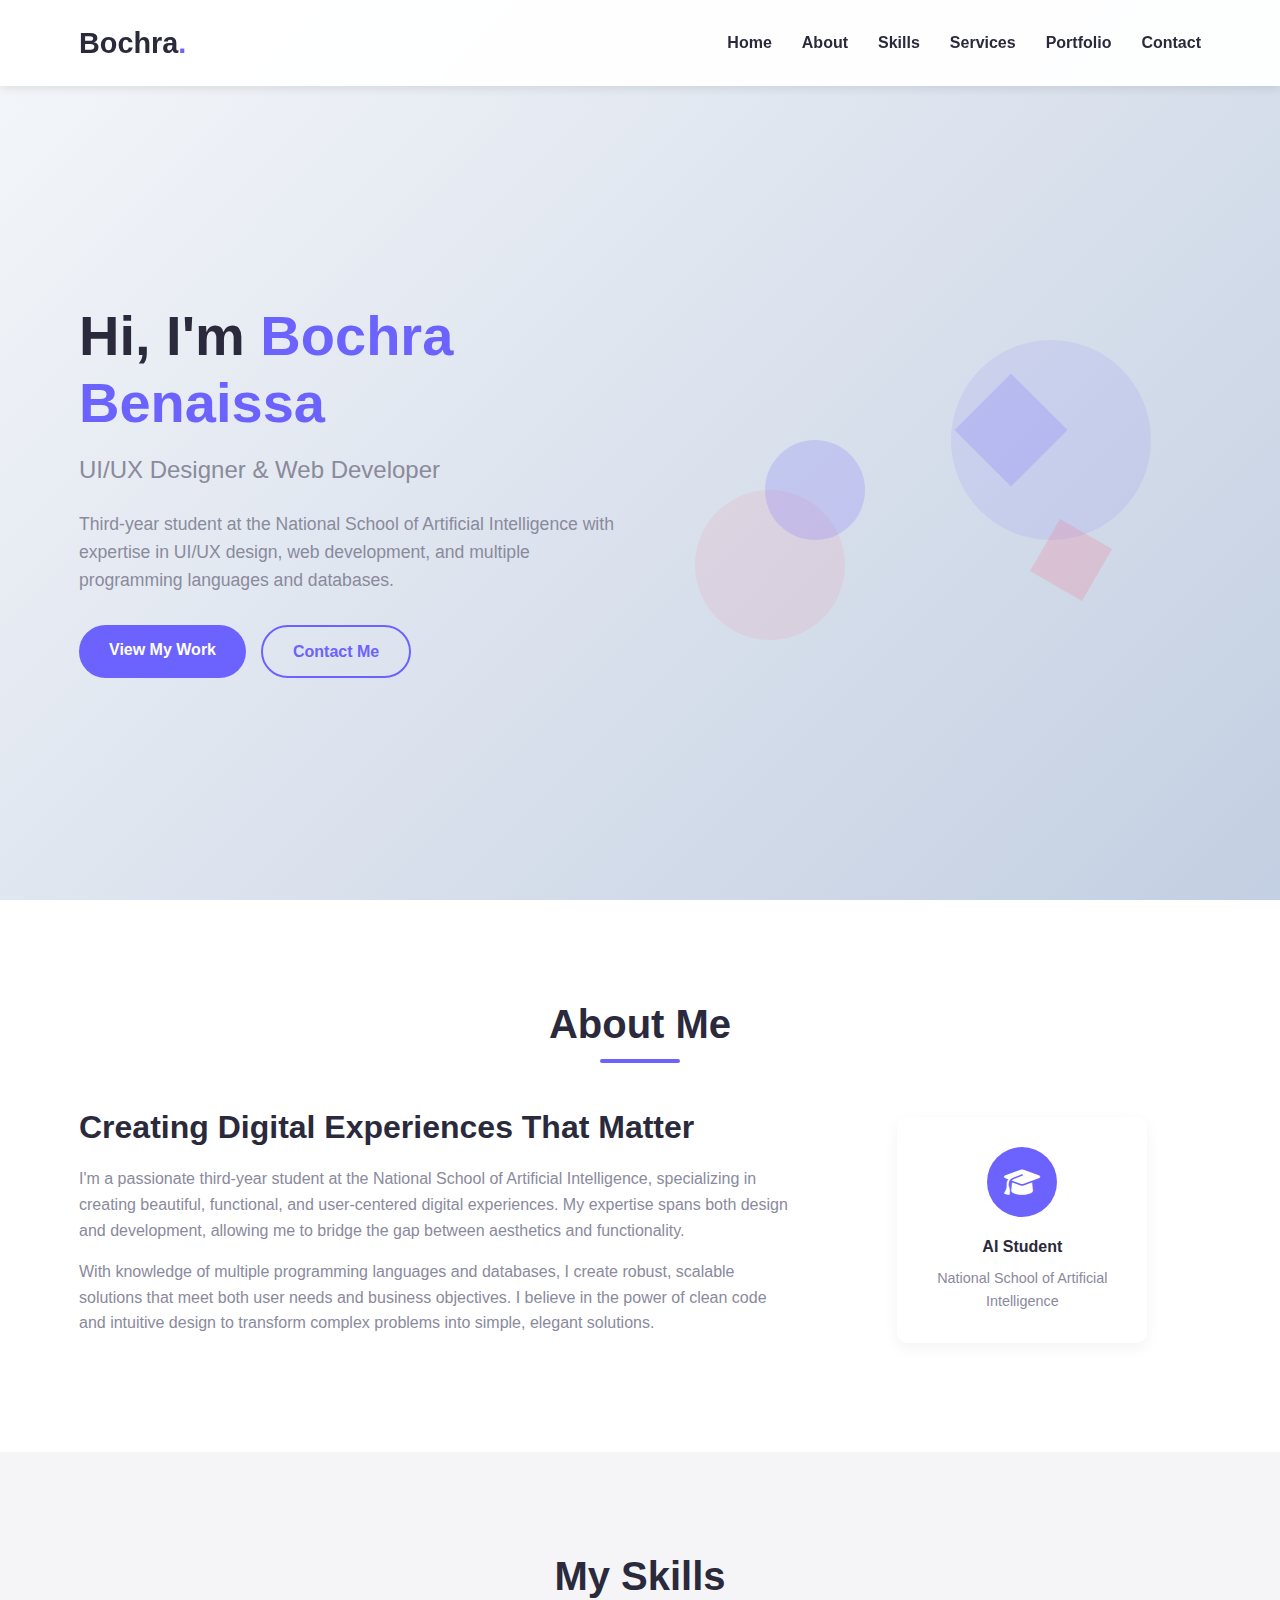
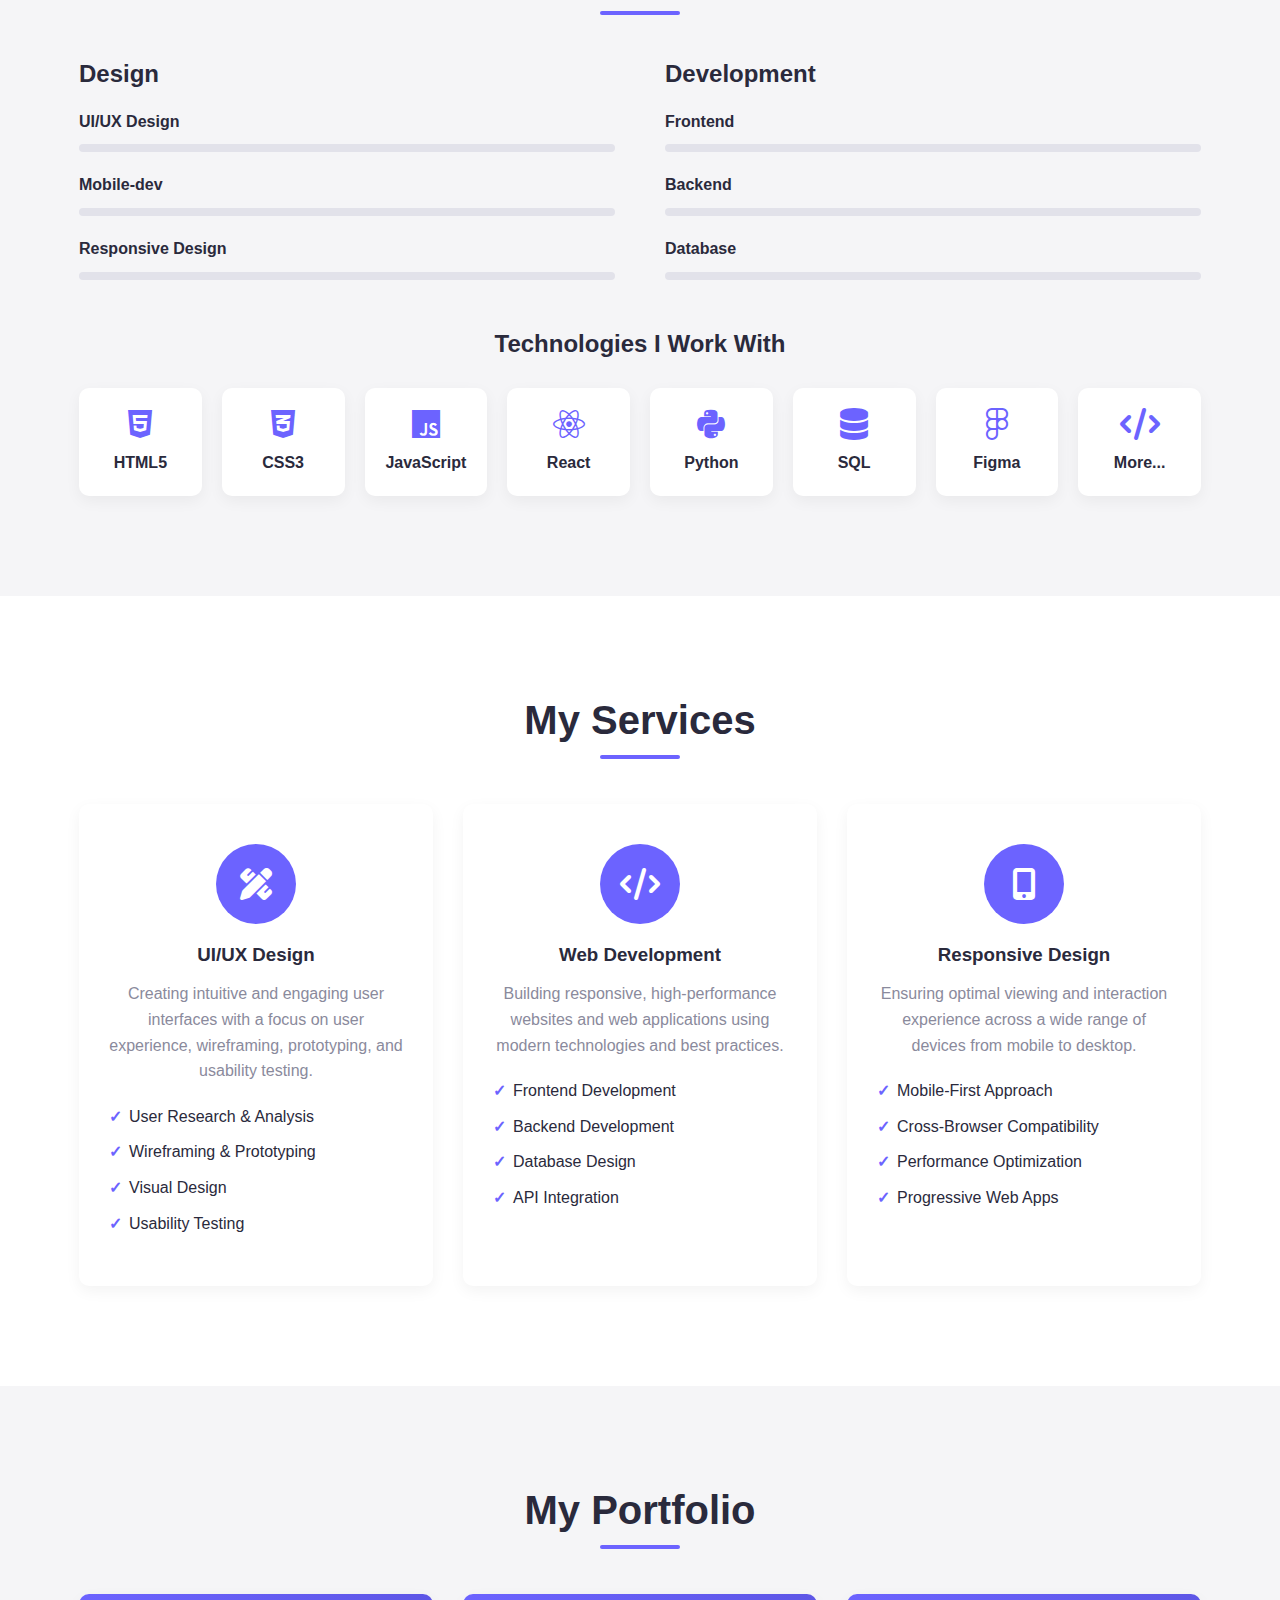
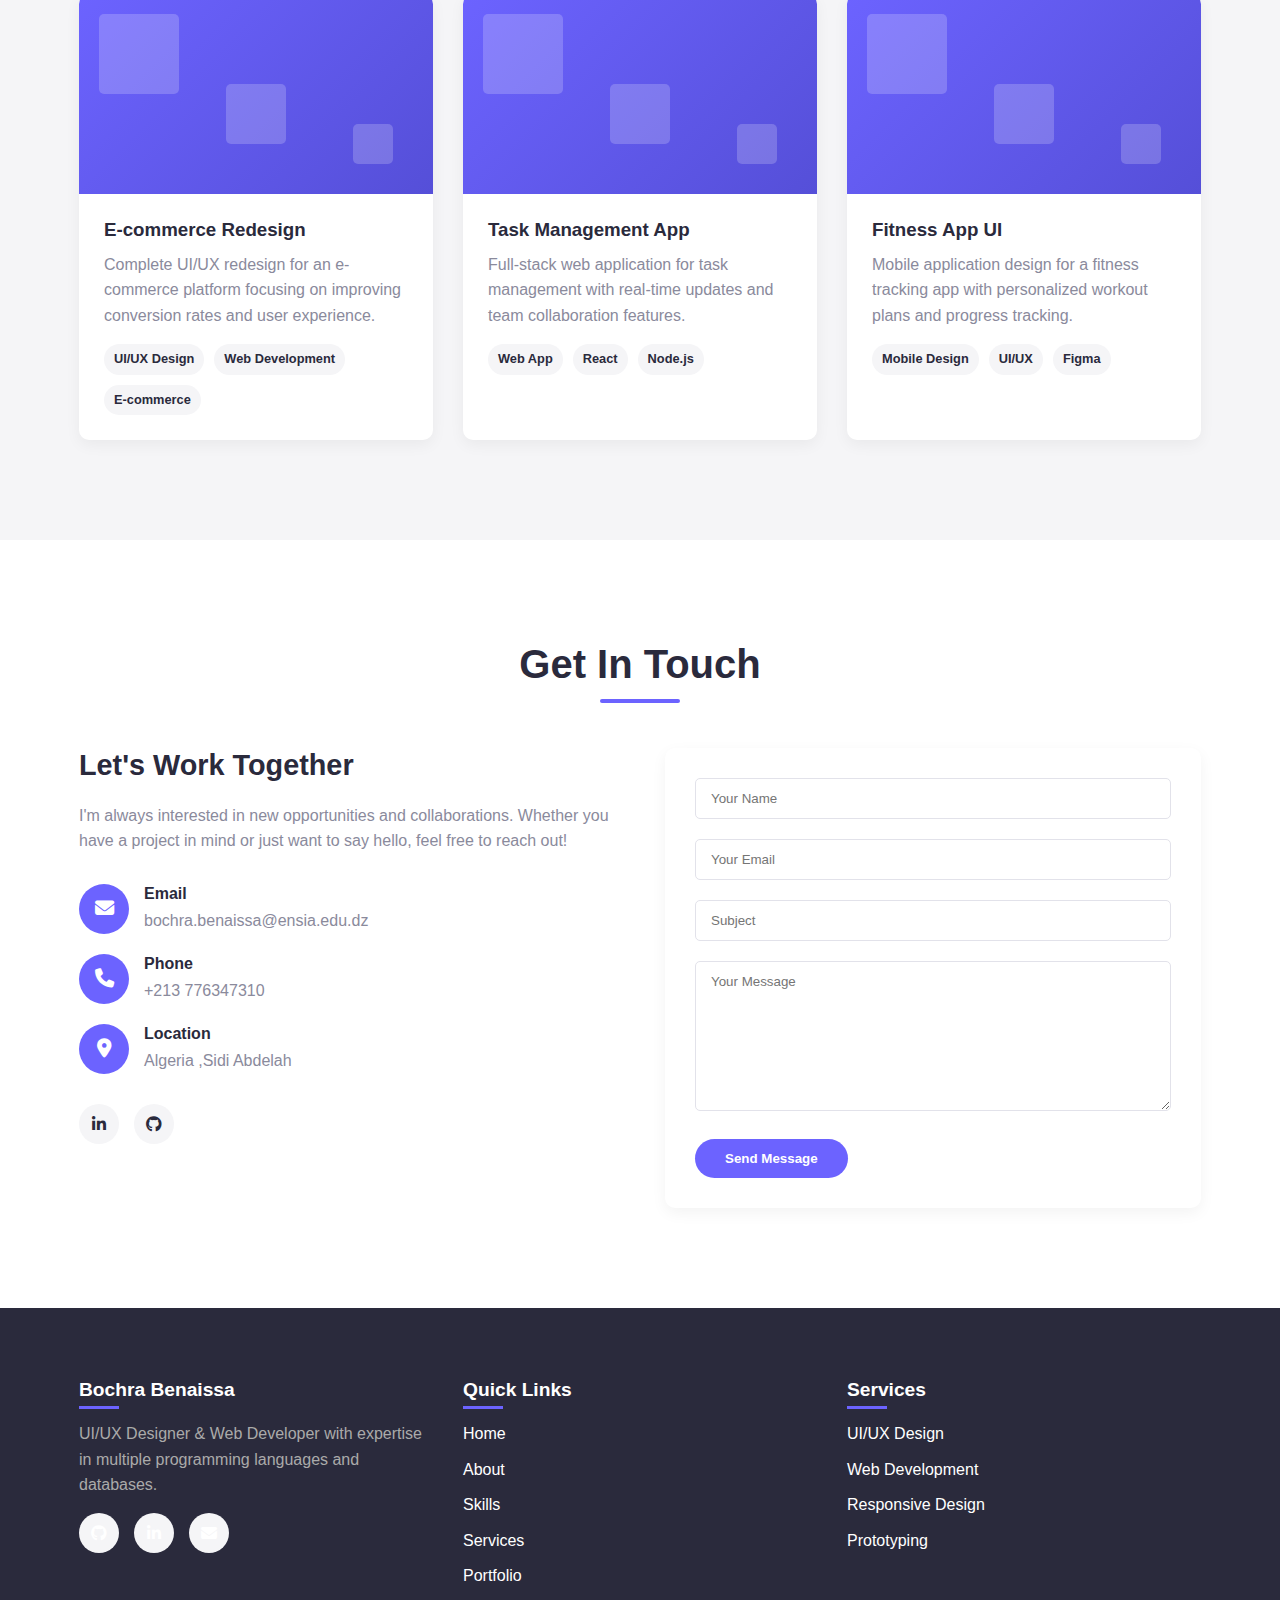
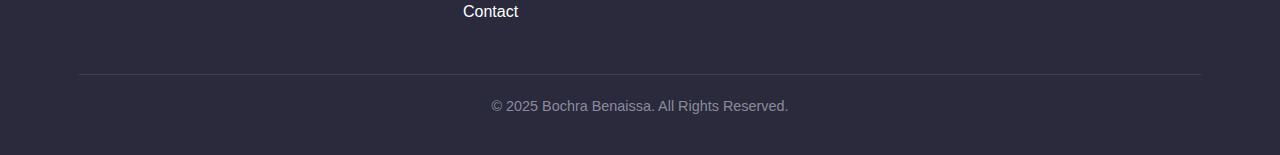
<file: index.html>
<!DOCTYPE html>
<html lang="en">
<head>
    <meta charset="UTF-8">
    <meta name="viewport" content="width=device-width, initial-scale=1.0">
    <title>Bochra Benaissa | UI/UX Designer & Web Developer</title>

    <link rel="stylesheet" href="bochra-benaissa.css">
        <link rel="stylesheet" href="https://cdnjs.cloudflare.com/ajax/libs/font-awesome/6.4.0/css/all.min.css">

</head>
<body>
    <!-- Header & Navigation -->
    <header>
        <div class="container">
            <nav class="navbar">
                <a href="#" class="logo">Bochra<span>.</span></a>
                <ul class="nav-links">
                    <li><a href="#home">Home</a></li>
                    <li><a href="#about">About</a></li>
                    <li><a href="#skills">Skills</a></li>
                    <li><a href="#services">Services</a></li>
                    <li><a href="#portfolio">Portfolio</a></li>
                    <li><a href="#contact">Contact</a></li>
                </ul>
                <div class="hamburger">
                    <i class="fas fa-bars"></i>
                </div>
            </nav>
        </div>
    </header>

    <!-- Hero Section -->
    <section id="home" class="hero">
        <div class="container">
            <div class="hero-content">
                <div class="hero-text">
                    <h1>Hi, I'm <span class="highlight">Bochra Benaissa</span></h1>
                    <h2>UI/UX Designer & Web Developer</h2>
                    <p>Third-year student at the National School of Artificial Intelligence with expertise in UI/UX design, web development, and multiple programming languages and databases.</p>
                    <div class="hero-btns">
                        <a href="#portfolio" class="btn btn-primary">View My Work</a>
                        <a href="#contact" class="btn btn-secondary">Contact Me</a>
                    </div>
                </div>
                <div class="hero-visual">
                    <div class="visual-element">
                        <div class="circle circle-1"></div>
                        <div class="circle circle-2"></div>
                        <div class="circle circle-3"></div>
                        <div class="shape shape-1"></div>
                        <div class="shape shape-2"></div>
                    </div>
                </div>
            </div>
        </div>
    </section>

    <!-- About Section -->
    <section id="about" class="section">
        <div class="container">
            <h2 class="section-title">About Me</h2>
            <div class="about-content">
                <div class="about-text">
                    <h3>Creating Digital Experiences That Matter</h3>
                    <p>I'm a passionate third-year student at the National School of Artificial Intelligence, specializing in creating beautiful, functional, and user-centered digital experiences. My expertise spans both design and development, allowing me to bridge the gap between aesthetics and functionality.</p>
                    <p>With knowledge of multiple programming languages and databases, I create robust, scalable solutions that meet both user needs and business objectives. I believe in the power of clean code and intuitive design to transform complex problems into simple, elegant solutions.</p>
                </div>
                <div class="about-visual">
                    <div class="visual-card">
                        <div class="card-content">
                            <div class="card-icon">
                                <i class="fas fa-graduation-cap"></i>
                            </div>
                            <h4>AI Student</h4>
                            <p>National School of Artificial Intelligence</p>
                        </div>
                    </div>
                </div>
            </div>
        </div>
    </section>

    <!-- Skills Section -->
    <section id="skills" class="section bg-light">
        <div class="container">
            <h2 class="section-title">My Skills</h2>
            <div class="skills-container">
                <div class="skill-category">
                    <h3>Design</h3>
                    <div class="skill-list">
                        <div class="skill-item">
                            <span class="skill-name">UI/UX Design</span>
                            <div class="skill-bar">
                                <div class="skill-progress" data-width="95"></div>
                            </div>
                        </div>
                        <div class="skill-item">
                            <span class="skill-name">Mobile-dev</span>
                            <div class="skill-bar">
                                <div class="skill-progress" data-width="90"></div>
                            </div>
                        </div>
                        <div class="skill-item">
                            <span class="skill-name">Responsive Design</span>
                            <div class="skill-bar">
                                <div class="skill-progress" data-width="88"></div>
                            </div>
                        </div>
                    </div>
                </div>
                <div class="skill-category">
                    <h3>Development</h3>
                    <div class="skill-list">
                        <div class="skill-item">
                            <span class="skill-name">Frontend</span>
                            <div class="skill-bar">
                                <div class="skill-progress" data-width="92"></div>
                            </div>
                        </div>
                        <div class="skill-item">
                            <span class="skill-name">Backend</span>
                            <div class="skill-bar">
                                <div class="skill-progress" data-width="85"></div>
                            </div>
                        </div>
                        <div class="skill-item">
                            <span class="skill-name">Database</span>
                            <div class="skill-bar">
                                <div class="skill-progress" data-width="87"></div>
                            </div>
                        </div>
                    </div>
                </div>
            </div>
            <div class="technologies">
                <h3>Technologies I Work With</h3>
                <div class="tech-grid">
                    <div class="tech-item">
                        <i class="fab fa-html5"></i>
                        <span>HTML5</span>
                    </div>
                    <div class="tech-item">
                        <i class="fab fa-css3-alt"></i>
                        <span>CSS3</span>
                    </div>
                    <div class="tech-item">
                        <i class="fab fa-js"></i>
                        <span>JavaScript</span>
                    </div>
                    <div class="tech-item">
                        <i class="fab fa-react"></i>
                        <span>React</span>
                    </div>
                    <div class="tech-item">
                        <i class="fab fa-python"></i>
                        <span>Python</span>
                    </div>
                    <div class="tech-item">
                        <i class="fas fa-database"></i>
                        <span>SQL</span>
                    </div>
                    <div class="tech-item">
                        <i class="fab fa-figma"></i>
                        <span>Figma</span>
                    </div>
                    <div class="tech-item">
                        <i class="fas fa-code"></i>
                        <span>More...</span>
                    </div>
                </div>
            </div>
        </div>
    </section>

    <!-- Services Section -->
    <section id="services" class="section">
        <div class="container">
            <h2 class="section-title">My Services</h2>
            <div class="services-grid">
                <div class="service-card">
                    <div class="service-icon">
                        <i class="fas fa-pencil-ruler"></i>
                    </div>
                    <h3>UI/UX Design</h3>
                    <p>Creating intuitive and engaging user interfaces with a focus on user experience, wireframing, prototyping, and usability testing.</p>
                    <ul class="service-features">
                        <li>User Research & Analysis</li>
                        <li>Wireframing & Prototyping</li>
                        <li>Visual Design</li>
                        <li>Usability Testing</li>
                    </ul>
                </div>
                <div class="service-card">
                    <div class="service-icon">
                        <i class="fas fa-code"></i>
                    </div>
                    <h3>Web Development</h3>
                    <p>Building responsive, high-performance websites and web applications using modern technologies and best practices.</p>
                    <ul class="service-features">
                        <li>Frontend Development</li>
                        <li>Backend Development</li>
                        <li>Database Design</li>
                        <li>API Integration</li>
                    </ul>
                </div>
                <div class="service-card">
                    <div class="service-icon">
                        <i class="fas fa-mobile-alt"></i>
                    </div>
                    <h3>Responsive Design</h3>
                    <p>Ensuring optimal viewing and interaction experience across a wide range of devices from mobile to desktop.</p>
                    <ul class="service-features">
                        <li>Mobile-First Approach</li>
                        <li>Cross-Browser Compatibility</li>
                        <li>Performance Optimization</li>
                        <li>Progressive Web Apps</li>
                    </ul>
                </div>
            </div>
        </div>
    </section>

    <!-- Portfolio Section -->
    <section id="portfolio" class="section bg-light">
        <div class="container">
            <h2 class="section-title">My Portfolio</h2>
            <div class="portfolio-grid">
                <div class="portfolio-item">
                    <div class="portfolio-visual">
                        <div class="portfolio-shapes">
                            <div class="p-shape p-shape-1"></div>
                            <div class="p-shape p-shape-2"></div>
                            <div class="p-shape p-shape-3"></div>
                        </div>
                    </div>
                    <div class="portfolio-info">
                        <h3>E-commerce Redesign</h3>
                        <p>Complete UI/UX redesign for an e-commerce platform focusing on improving conversion rates and user experience.</p>
                        <div class="portfolio-tags">
                            <span class="tag">UI/UX Design</span>
                            <span class="tag">Web Development</span>
                            <span class="tag">E-commerce</span>
                        </div>
                    </div>
                </div>
                <div class="portfolio-item">
                    <div class="portfolio-visual">
                        <div class="portfolio-shapes">
                            <div class="p-shape p-shape-1"></div>
                            <div class="p-shape p-shape-2"></div>
                            <div class="p-shape p-shape-3"></div>
                        </div>
                    </div>
                    <div class="portfolio-info">
                        <h3>Task Management App</h3>
                        <p>Full-stack web application for task management with real-time updates and team collaboration features.</p>
                        <div class="portfolio-tags">
                            <span class="tag">Web App</span>
                            <span class="tag">React</span>
                            <span class="tag">Node.js</span>
                        </div>
                    </div>
                </div>
                <div class="portfolio-item">
                    <div class="portfolio-visual">
                        <div class="portfolio-shapes">
                            <div class="p-shape p-shape-1"></div>
                            <div class="p-shape p-shape-2"></div>
                            <div class="p-shape p-shape-3"></div>
                        </div>
                    </div>
                    <div class="portfolio-info">
                        <h3>Fitness App UI</h3>
                        <p>Mobile application design for a fitness tracking app with personalized workout plans and progress tracking.</p>
                        <div class="portfolio-tags">
                            <span class="tag">Mobile Design</span>
                            <span class="tag">UI/UX</span>
                            <span class="tag">Figma</span>
                        </div>
                    </div>
                </div>
            </div>
        </div>
    </section>

    <!-- Contact Section -->
    <section id="contact" class="section">
        <div class="container">
            <h2 class="section-title">Get In Touch</h2>
            <div class="contact-content">
                <div class="contact-info">
                    <h3>Let's Work Together</h3>
                    <p>I'm always interested in new opportunities and collaborations. Whether you have a project in mind or just want to say hello, feel free to reach out!</p>
                    <div class="contact-details">
                        <div class="contact-item">
                            <div class="contact-icon">
                                <i class="fas fa-envelope"></i>
                            </div>
                            <div>
                                <h4>Email</h4>
                                <p>bochra.benaissa@ensia.edu.dz</p>
                            </div>
                        </div>
                        <div class="contact-item">
                            <div class="contact-icon">
                                <i class="fas fa-phone"></i>
                            </div>
                            <div>
                                <h4>Phone</h4>
                                <p>+213 776347310</p>
                            </div>
                        </div>
                        <div class="contact-item">
                            <div class="contact-icon">
                                <i class="fas fa-map-marker-alt"></i>
                            </div>
                            <div>
                                <h4>Location</h4>
                                <p>Algeria ,Sidi Abdelah</p>
                            </div>
                        </div>
                    </div>
                    <div class="social-links">
                        <a href="https://www.linkedin.com/in/bochra-benaissa-646a04325" class="social-link"><i class="fab fa-linkedin-in"></i></a>
                        <a href="https://github.com/bouchra147587" class="social-link"><i class="fab fa-github"></i></a>
                     
                    </div>
                </div>
                <div class="contact-form">
                    <form>
                        <div class="form-group">
                            <input type="text" class="form-control" placeholder="Your Name" required>
                        </div>
                        <div class="form-group">
                            <input type="email" class="form-control" placeholder="Your Email" required>
                        </div>
                        <div class="form-group">
                            <input type="text" class="form-control" placeholder="Subject" required>
                        </div>
                        <div class="form-group">
                            <textarea class="form-control" placeholder="Your Message" rows="5" required></textarea>
                        </div>
                        <button type="submit" class="btn btn-primary">Send Message</button>
                    </form>
                </div>
            </div>
        </div>
    </section>

    <!-- Footer -->
<footer>
    <div class="container">
        <div class="footer-content">
            <div class="footer-col">
                <h3>Bochra Benaissa</h3>
                <p>UI/UX Designer & Web Developer with expertise in multiple programming languages and databases.</p>
                <div class="social-links">
                    <a href="https://github.com/bouchra147587" target="_blank" class="social-link">
                        <i class="fab fa-github"></i>
                    </a>
                    <a href="https://www.linkedin.com/in/bochra-benaissa-646a04325" target="_blank" class="social-link">
                        <i class="fab fa-linkedin-in"></i>
                    </a>
                    <a href="mailto:bochra.benaissa@example.com" class="social-link">
                        <i class="fas fa-envelope"></i>
                    </a>
                </div>
            </div>
            <div class="footer-col">
                <h3>Quick Links</h3>
                <ul>
                    <li><a href="#home">Home</a></li>
                    <li><a href="#about">About</a></li>
                    <li><a href="#skills">Skills</a></li>
                    <li><a href="#services">Services</a></li>
                    <li><a href="#portfolio">Portfolio</a></li>
                    <li><a href="#contact">Contact</a></li>
                </ul>
            </div>
            <div class="footer-col">
                <h3>Services</h3>
                <ul>
                    <li><a href="#">UI/UX Design</a></li>
                    <li><a href="#">Web Development</a></li>
                    <li><a href="#">Responsive Design</a></li>
                    <li><a href="#">Prototyping</a></li>
                </ul>
            </div>
        </div>
        <div class="footer-bottom">
            <p>&copy; 2025 Bochra Benaissa. All Rights Reserved.</p>
        </div>
    </div>
</footer>
    <script>
// Mobile Navigation Toggle
const hamburger = document.querySelector('.hamburger');
const navLinks = document.querySelector('.nav-links');

hamburger.addEventListener('click', () => {
    navLinks.classList.toggle('active');
});

// Close mobile menu when clicking on a link
document.querySelectorAll('.nav-links a').forEach(link => {
    link.addEventListener('click', () => {
        navLinks.classList.remove('active');
    });
});

// Header background on scroll
window.addEventListener('scroll', () => {
    const header = document.querySelector('header');
    if (window.scrollY > 100) {
        header.style.background = 'rgba(255, 255, 255, 0.98)';
        header.style.boxShadow = '0 5px 20px rgba(0, 0, 0, 0.1)';
    } else {
        header.style.background = 'rgba(255, 255, 255, 0.95)';
        header.style.boxShadow = '0 2px 10px rgba(0, 0, 0, 0.1)';
    }
});

// Animate skill bars when they come into view
const skillBars = document.querySelectorAll('.skill-progress');

const animateSkillBars = () => {
    skillBars.forEach(bar => {
        const barPosition = bar.getBoundingClientRect().top;
        const screenPosition = window.innerHeight / 1.3;
        
        if (barPosition < screenPosition) {
            const width = bar.getAttribute('data-width');
            bar.style.width = width + '%';
        }
    });
};

window.addEventListener('scroll', animateSkillBars);

// Form submission
const contactForm = document.querySelector('.contact-form form');

contactForm.addEventListener('submit', (e) => {
    e.preventDefault();
    alert('Thank you for your message! I will get back to you soon.');
    contactForm.reset();
});

// Initialize skill bars on page load
window.addEventListener('load', () => {
    // Set initial width for skill bars to 0
    skillBars.forEach(bar => {
        bar.style.width = '0%';
    });
    
    // Trigger animation after a short delay
    setTimeout(() => {
        animateSkillBars();
    }, 500);
});</script>
</body>
</html>
</file>
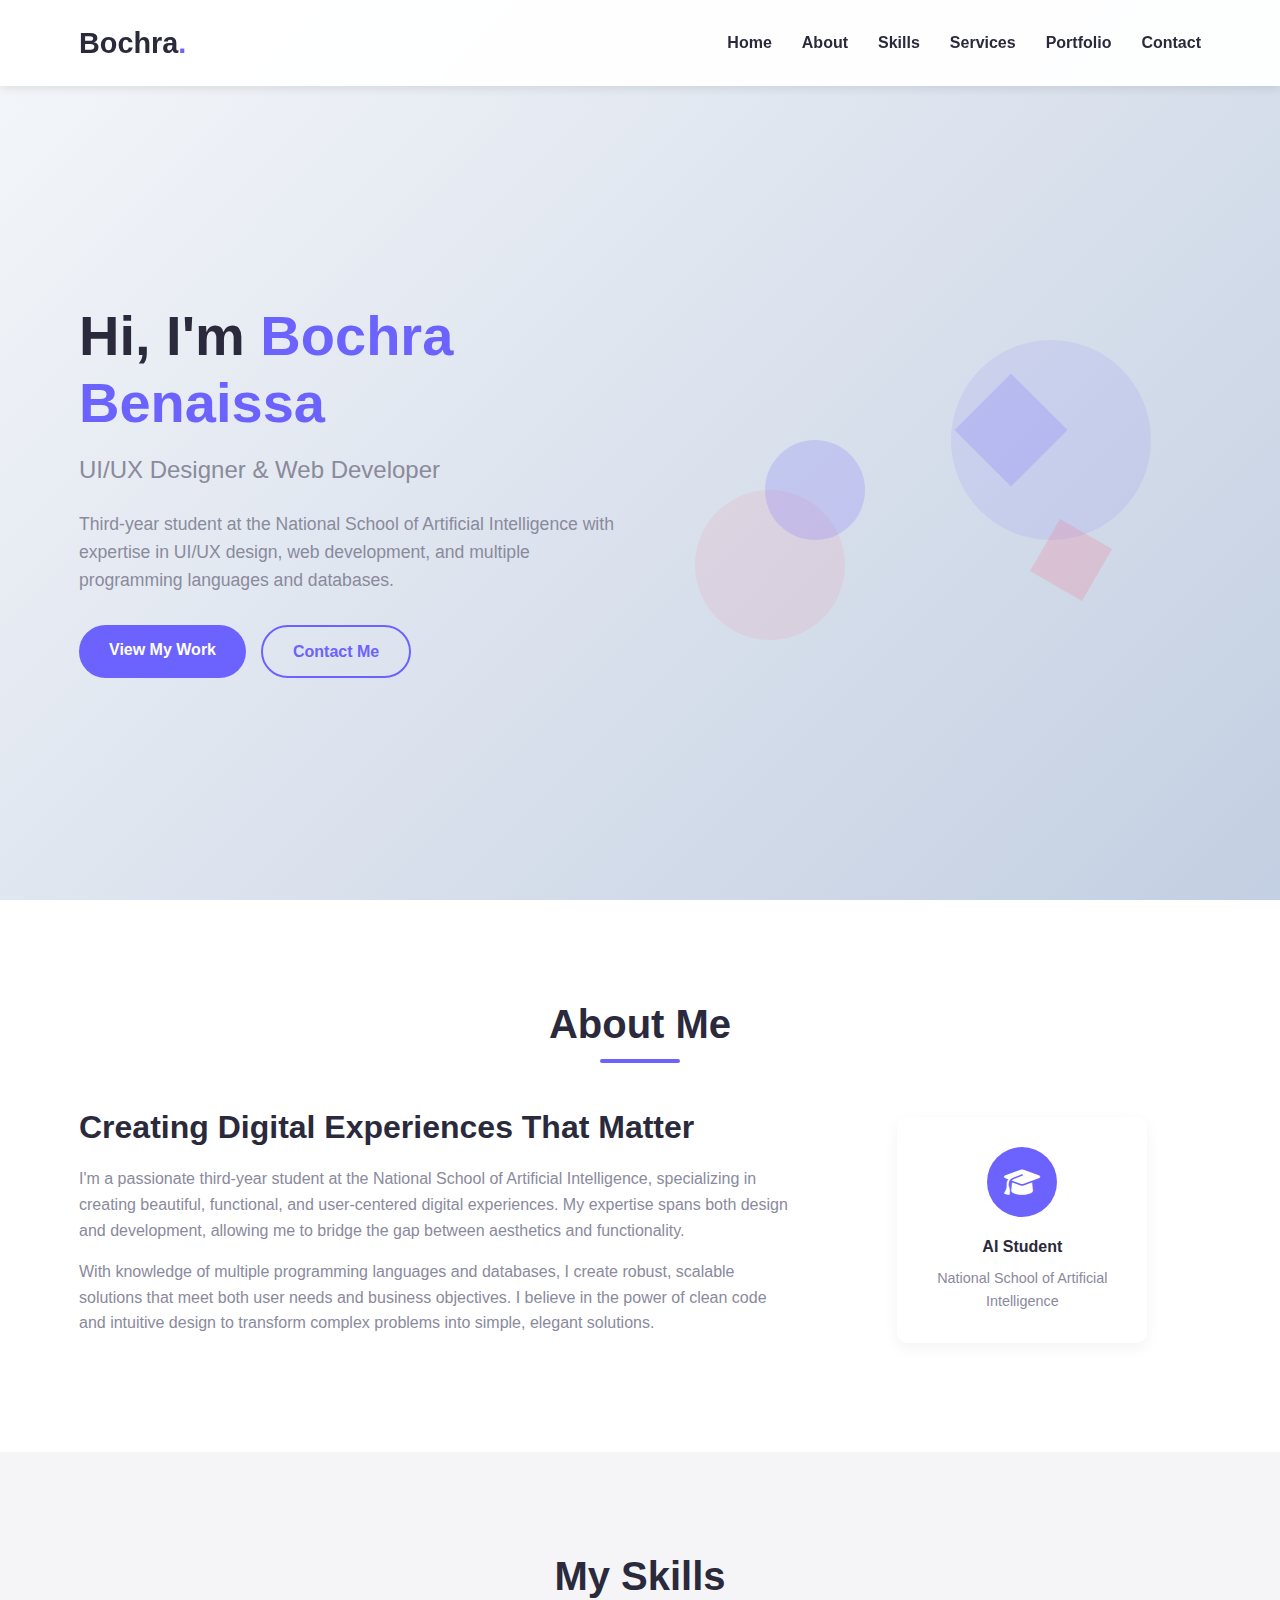
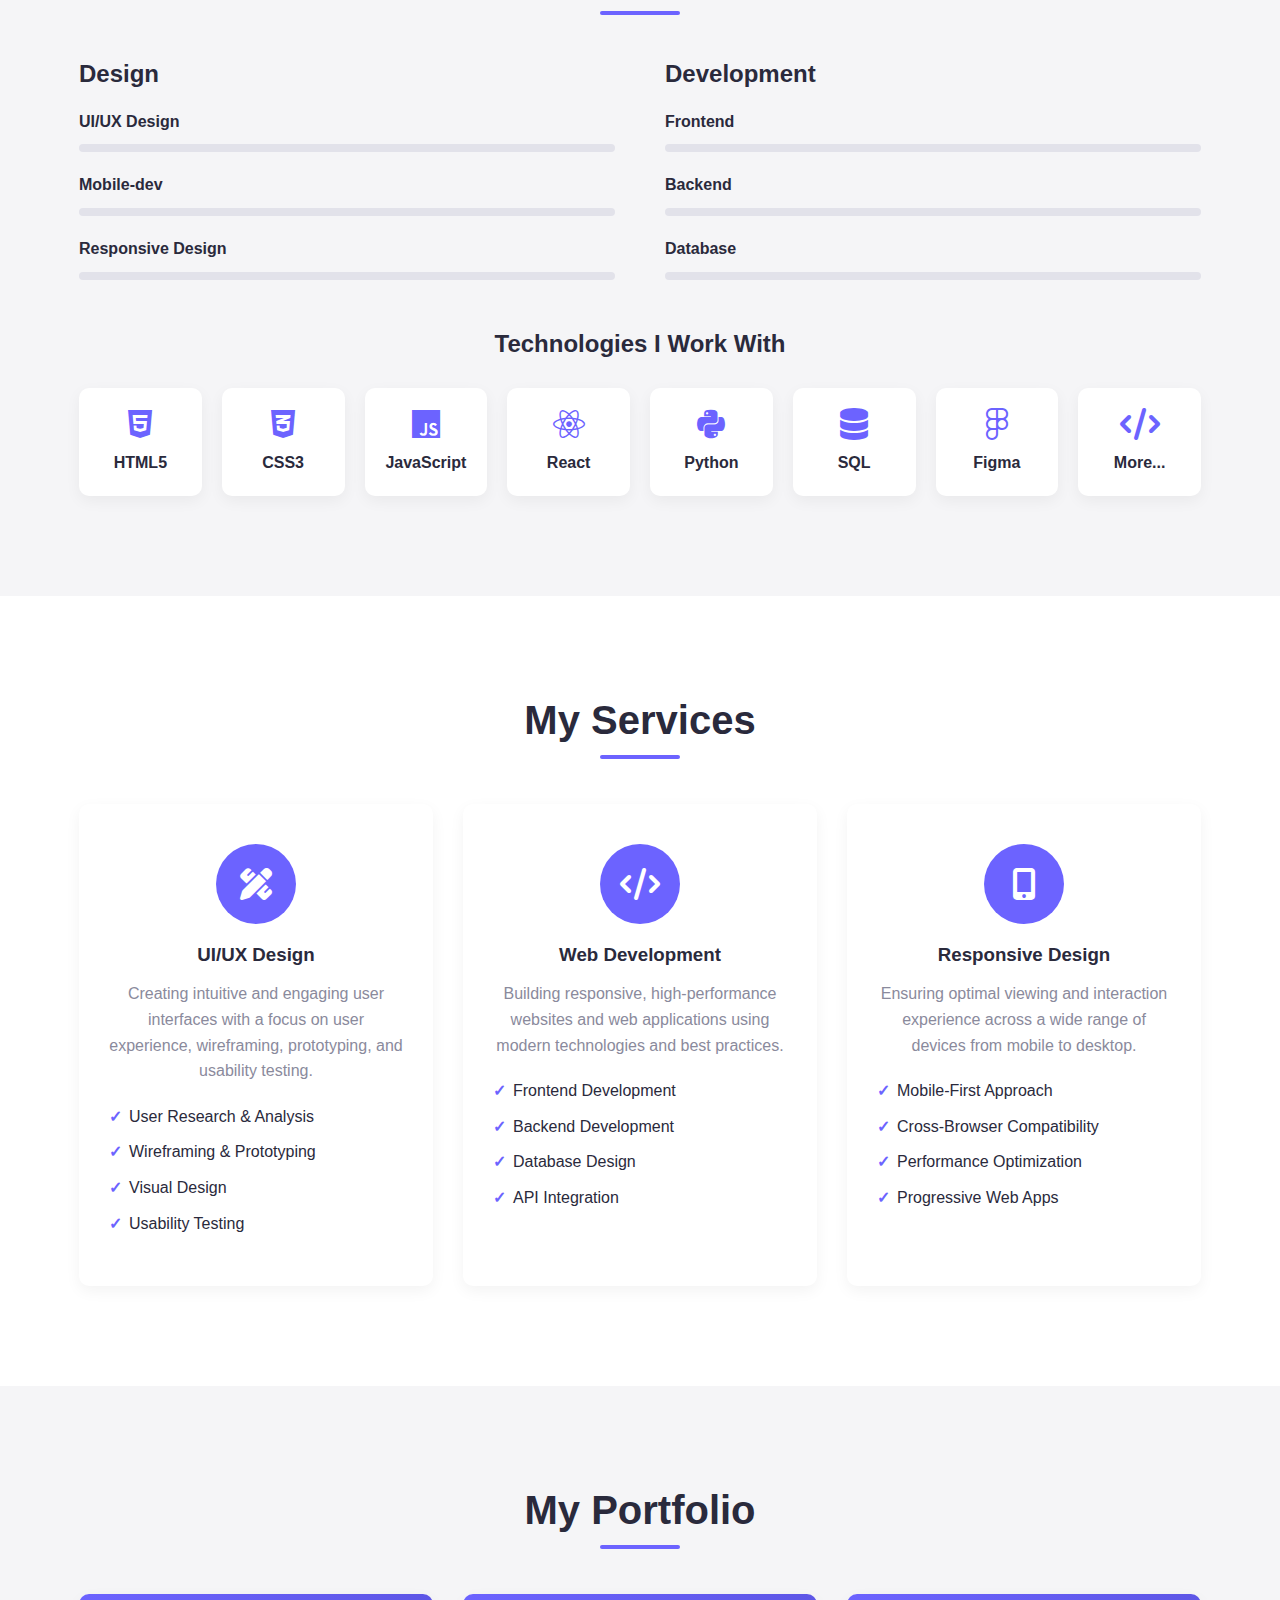
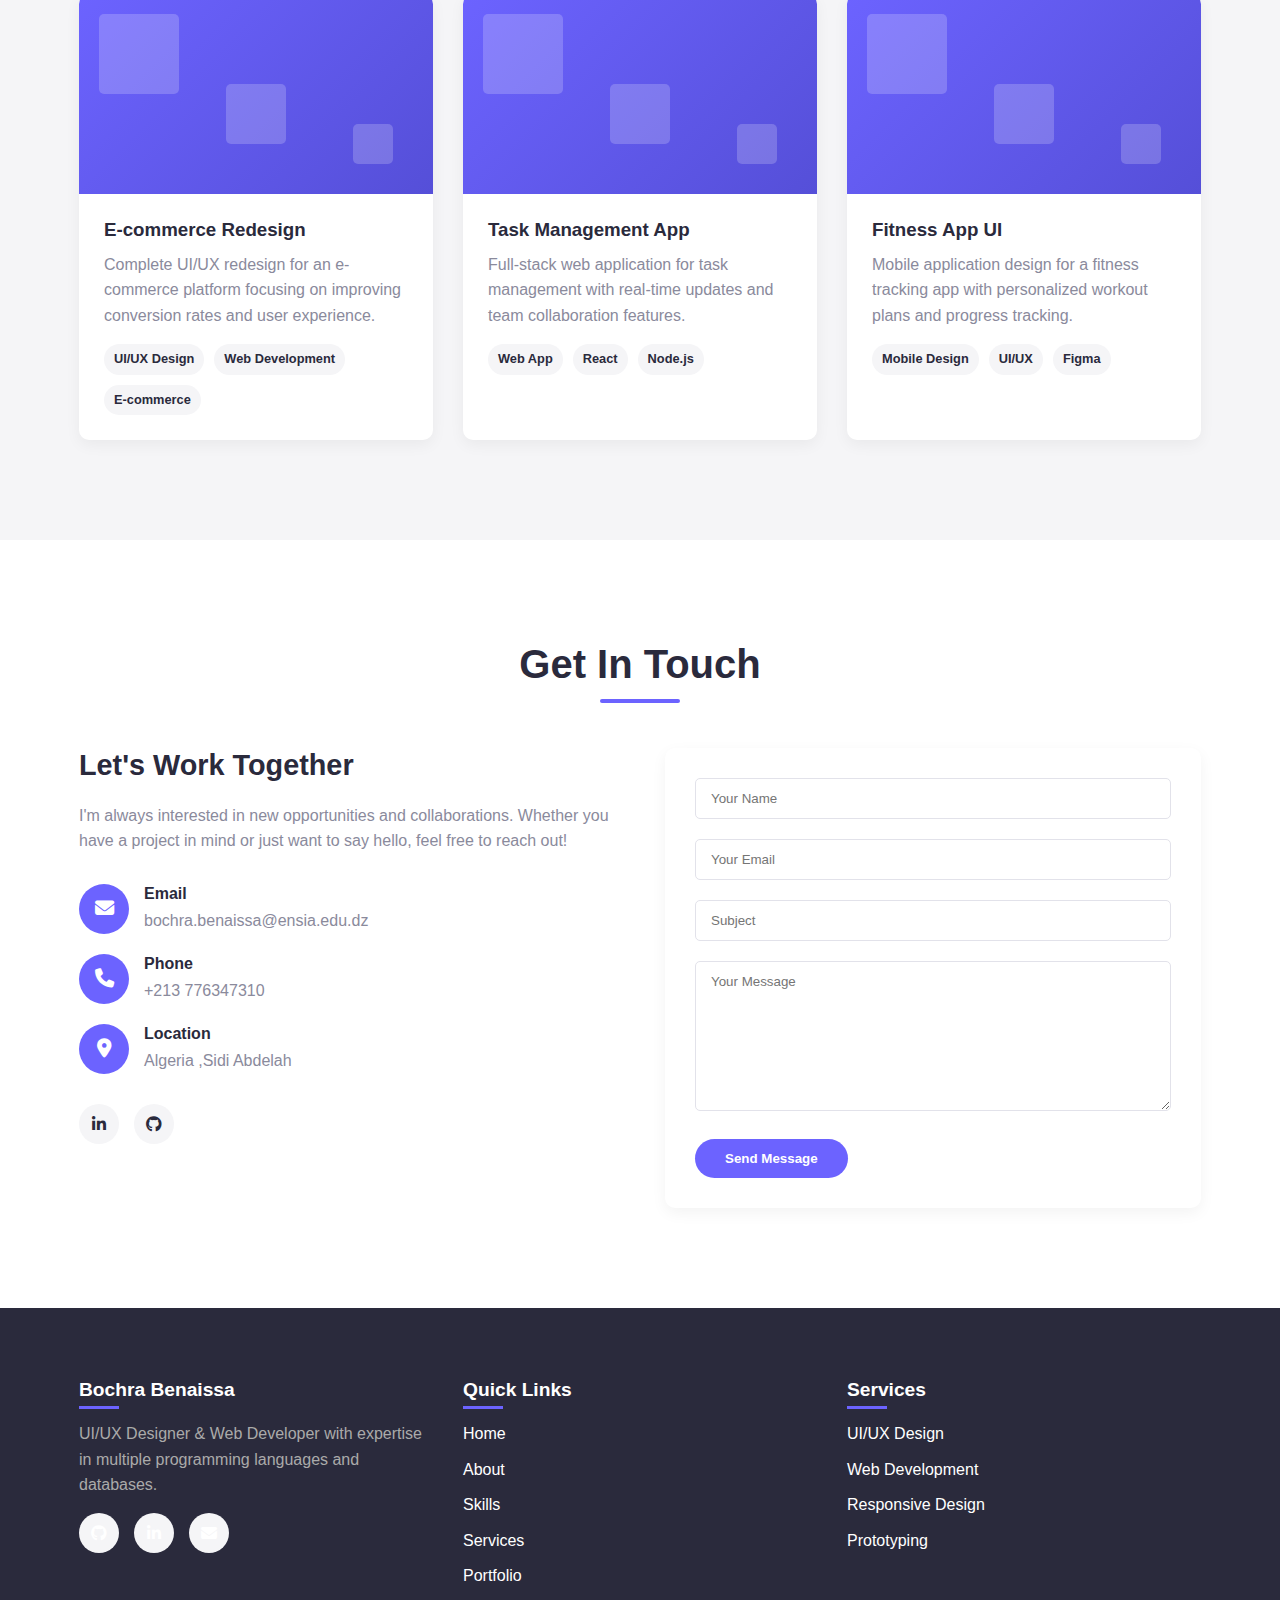
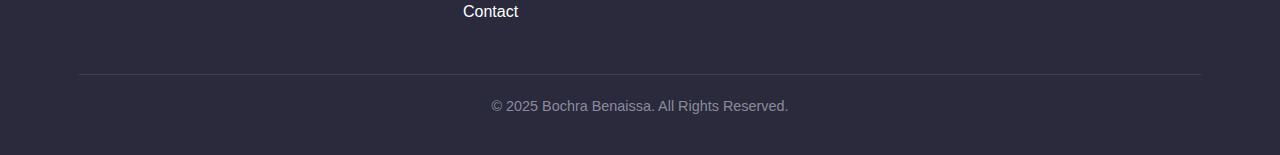
<file: bochra-benaissa.html>
<!DOCTYPE html>
<html lang="en">
<head>
    <meta charset="UTF-8">
    <meta name="viewport" content="width=device-width, initial-scale=1.0">
    <title>Bochra Benaissa | UI/UX Designer & Web Developer</title>

    <link rel="stylesheet" href="bochra-benaissa.css">
        <link rel="stylesheet" href="https://cdnjs.cloudflare.com/ajax/libs/font-awesome/6.4.0/css/all.min.css">

</head>
<body>
    <!-- Header & Navigation -->
    <header>
        <div class="container">
            <nav class="navbar">
                <a href="#" class="logo">Bochra<span>.</span></a>
                <ul class="nav-links">
                    <li><a href="#home">Home</a></li>
                    <li><a href="#about">About</a></li>
                    <li><a href="#skills">Skills</a></li>
                    <li><a href="#services">Services</a></li>
                    <li><a href="#portfolio">Portfolio</a></li>
                    <li><a href="#contact">Contact</a></li>
                </ul>
                <div class="hamburger">
                    <i class="fas fa-bars"></i>
                </div>
            </nav>
        </div>
    </header>

    <!-- Hero Section -->
    <section id="home" class="hero">
        <div class="container">
            <div class="hero-content">
                <div class="hero-text">
                    <h1>Hi, I'm <span class="highlight">Bochra Benaissa</span></h1>
                    <h2>UI/UX Designer & Web Developer</h2>
                    <p>Third-year student at the National School of Artificial Intelligence with expertise in UI/UX design, web development, and multiple programming languages and databases.</p>
                    <div class="hero-btns">
                        <a href="#portfolio" class="btn btn-primary">View My Work</a>
                        <a href="#contact" class="btn btn-secondary">Contact Me</a>
                    </div>
                </div>
                <div class="hero-visual">
                    <div class="visual-element">
                        <div class="circle circle-1"></div>
                        <div class="circle circle-2"></div>
                        <div class="circle circle-3"></div>
                        <div class="shape shape-1"></div>
                        <div class="shape shape-2"></div>
                    </div>
                </div>
            </div>
        </div>
    </section>

    <!-- About Section -->
    <section id="about" class="section">
        <div class="container">
            <h2 class="section-title">About Me</h2>
            <div class="about-content">
                <div class="about-text">
                    <h3>Creating Digital Experiences That Matter</h3>
                    <p>I'm a passionate third-year student at the National School of Artificial Intelligence, specializing in creating beautiful, functional, and user-centered digital experiences. My expertise spans both design and development, allowing me to bridge the gap between aesthetics and functionality.</p>
                    <p>With knowledge of multiple programming languages and databases, I create robust, scalable solutions that meet both user needs and business objectives. I believe in the power of clean code and intuitive design to transform complex problems into simple, elegant solutions.</p>
                </div>
                <div class="about-visual">
                    <div class="visual-card">
                        <div class="card-content">
                            <div class="card-icon">
                                <i class="fas fa-graduation-cap"></i>
                            </div>
                            <h4>AI Student</h4>
                            <p>National School of Artificial Intelligence</p>
                        </div>
                    </div>
                </div>
            </div>
        </div>
    </section>

    <!-- Skills Section -->
    <section id="skills" class="section bg-light">
        <div class="container">
            <h2 class="section-title">My Skills</h2>
            <div class="skills-container">
                <div class="skill-category">
                    <h3>Design</h3>
                    <div class="skill-list">
                        <div class="skill-item">
                            <span class="skill-name">UI/UX Design</span>
                            <div class="skill-bar">
                                <div class="skill-progress" data-width="95"></div>
                            </div>
                        </div>
                        <div class="skill-item">
                            <span class="skill-name">Mobile-dev</span>
                            <div class="skill-bar">
                                <div class="skill-progress" data-width="90"></div>
                            </div>
                        </div>
                        <div class="skill-item">
                            <span class="skill-name">Responsive Design</span>
                            <div class="skill-bar">
                                <div class="skill-progress" data-width="88"></div>
                            </div>
                        </div>
                    </div>
                </div>
                <div class="skill-category">
                    <h3>Development</h3>
                    <div class="skill-list">
                        <div class="skill-item">
                            <span class="skill-name">Frontend</span>
                            <div class="skill-bar">
                                <div class="skill-progress" data-width="92"></div>
                            </div>
                        </div>
                        <div class="skill-item">
                            <span class="skill-name">Backend</span>
                            <div class="skill-bar">
                                <div class="skill-progress" data-width="85"></div>
                            </div>
                        </div>
                        <div class="skill-item">
                            <span class="skill-name">Database</span>
                            <div class="skill-bar">
                                <div class="skill-progress" data-width="87"></div>
                            </div>
                        </div>
                    </div>
                </div>
            </div>
            <div class="technologies">
                <h3>Technologies I Work With</h3>
                <div class="tech-grid">
                    <div class="tech-item">
                        <i class="fab fa-html5"></i>
                        <span>HTML5</span>
                    </div>
                    <div class="tech-item">
                        <i class="fab fa-css3-alt"></i>
                        <span>CSS3</span>
                    </div>
                    <div class="tech-item">
                        <i class="fab fa-js"></i>
                        <span>JavaScript</span>
                    </div>
                    <div class="tech-item">
                        <i class="fab fa-react"></i>
                        <span>React</span>
                    </div>
                    <div class="tech-item">
                        <i class="fab fa-python"></i>
                        <span>Python</span>
                    </div>
                    <div class="tech-item">
                        <i class="fas fa-database"></i>
                        <span>SQL</span>
                    </div>
                    <div class="tech-item">
                        <i class="fab fa-figma"></i>
                        <span>Figma</span>
                    </div>
                    <div class="tech-item">
                        <i class="fas fa-code"></i>
                        <span>More...</span>
                    </div>
                </div>
            </div>
        </div>
    </section>

    <!-- Services Section -->
    <section id="services" class="section">
        <div class="container">
            <h2 class="section-title">My Services</h2>
            <div class="services-grid">
                <div class="service-card">
                    <div class="service-icon">
                        <i class="fas fa-pencil-ruler"></i>
                    </div>
                    <h3>UI/UX Design</h3>
                    <p>Creating intuitive and engaging user interfaces with a focus on user experience, wireframing, prototyping, and usability testing.</p>
                    <ul class="service-features">
                        <li>User Research & Analysis</li>
                        <li>Wireframing & Prototyping</li>
                        <li>Visual Design</li>
                        <li>Usability Testing</li>
                    </ul>
                </div>
                <div class="service-card">
                    <div class="service-icon">
                        <i class="fas fa-code"></i>
                    </div>
                    <h3>Web Development</h3>
                    <p>Building responsive, high-performance websites and web applications using modern technologies and best practices.</p>
                    <ul class="service-features">
                        <li>Frontend Development</li>
                        <li>Backend Development</li>
                        <li>Database Design</li>
                        <li>API Integration</li>
                    </ul>
                </div>
                <div class="service-card">
                    <div class="service-icon">
                        <i class="fas fa-mobile-alt"></i>
                    </div>
                    <h3>Responsive Design</h3>
                    <p>Ensuring optimal viewing and interaction experience across a wide range of devices from mobile to desktop.</p>
                    <ul class="service-features">
                        <li>Mobile-First Approach</li>
                        <li>Cross-Browser Compatibility</li>
                        <li>Performance Optimization</li>
                        <li>Progressive Web Apps</li>
                    </ul>
                </div>
            </div>
        </div>
    </section>

    <!-- Portfolio Section -->
    <section id="portfolio" class="section bg-light">
        <div class="container">
            <h2 class="section-title">My Portfolio</h2>
            <div class="portfolio-grid">
                <div class="portfolio-item">
                    <div class="portfolio-visual">
                        <div class="portfolio-shapes">
                            <div class="p-shape p-shape-1"></div>
                            <div class="p-shape p-shape-2"></div>
                            <div class="p-shape p-shape-3"></div>
                        </div>
                    </div>
                    <div class="portfolio-info">
                        <h3>E-commerce Redesign</h3>
                        <p>Complete UI/UX redesign for an e-commerce platform focusing on improving conversion rates and user experience.</p>
                        <div class="portfolio-tags">
                            <span class="tag">UI/UX Design</span>
                            <span class="tag">Web Development</span>
                            <span class="tag">E-commerce</span>
                        </div>
                    </div>
                </div>
                <div class="portfolio-item">
                    <div class="portfolio-visual">
                        <div class="portfolio-shapes">
                            <div class="p-shape p-shape-1"></div>
                            <div class="p-shape p-shape-2"></div>
                            <div class="p-shape p-shape-3"></div>
                        </div>
                    </div>
                    <div class="portfolio-info">
                        <h3>Task Management App</h3>
                        <p>Full-stack web application for task management with real-time updates and team collaboration features.</p>
                        <div class="portfolio-tags">
                            <span class="tag">Web App</span>
                            <span class="tag">React</span>
                            <span class="tag">Node.js</span>
                        </div>
                    </div>
                </div>
                <div class="portfolio-item">
                    <div class="portfolio-visual">
                        <div class="portfolio-shapes">
                            <div class="p-shape p-shape-1"></div>
                            <div class="p-shape p-shape-2"></div>
                            <div class="p-shape p-shape-3"></div>
                        </div>
                    </div>
                    <div class="portfolio-info">
                        <h3>Fitness App UI</h3>
                        <p>Mobile application design for a fitness tracking app with personalized workout plans and progress tracking.</p>
                        <div class="portfolio-tags">
                            <span class="tag">Mobile Design</span>
                            <span class="tag">UI/UX</span>
                            <span class="tag">Figma</span>
                        </div>
                    </div>
                </div>
            </div>
        </div>
    </section>

    <!-- Contact Section -->
    <section id="contact" class="section">
        <div class="container">
            <h2 class="section-title">Get In Touch</h2>
            <div class="contact-content">
                <div class="contact-info">
                    <h3>Let's Work Together</h3>
                    <p>I'm always interested in new opportunities and collaborations. Whether you have a project in mind or just want to say hello, feel free to reach out!</p>
                    <div class="contact-details">
                        <div class="contact-item">
                            <div class="contact-icon">
                                <i class="fas fa-envelope"></i>
                            </div>
                            <div>
                                <h4>Email</h4>
                                <p>bochra.benaissa@ensia.edu.dz</p>
                            </div>
                        </div>
                        <div class="contact-item">
                            <div class="contact-icon">
                                <i class="fas fa-phone"></i>
                            </div>
                            <div>
                                <h4>Phone</h4>
                                <p>+213 776347310</p>
                            </div>
                        </div>
                        <div class="contact-item">
                            <div class="contact-icon">
                                <i class="fas fa-map-marker-alt"></i>
                            </div>
                            <div>
                                <h4>Location</h4>
                                <p>Algeria ,Sidi Abdelah</p>
                            </div>
                        </div>
                    </div>
                    <div class="social-links">
                        <a href="https://www.linkedin.com/in/bochra-benaissa-646a04325" class="social-link"><i class="fab fa-linkedin-in"></i></a>
                        <a href="https://github.com/bouchra147587" class="social-link"><i class="fab fa-github"></i></a>
                     
                    </div>
                </div>
                <div class="contact-form">
                    <form>
                        <div class="form-group">
                            <input type="text" class="form-control" placeholder="Your Name" required>
                        </div>
                        <div class="form-group">
                            <input type="email" class="form-control" placeholder="Your Email" required>
                        </div>
                        <div class="form-group">
                            <input type="text" class="form-control" placeholder="Subject" required>
                        </div>
                        <div class="form-group">
                            <textarea class="form-control" placeholder="Your Message" rows="5" required></textarea>
                        </div>
                        <button type="submit" class="btn btn-primary">Send Message</button>
                    </form>
                </div>
            </div>
        </div>
    </section>

    <!-- Footer -->
<footer>
    <div class="container">
        <div class="footer-content">
            <div class="footer-col">
                <h3>Bochra Benaissa</h3>
                <p>UI/UX Designer & Web Developer with expertise in multiple programming languages and databases.</p>
                <div class="social-links">
                    <a href="https://github.com/bouchra147587" target="_blank" class="social-link">
                        <i class="fab fa-github"></i>
                    </a>
                    <a href="https://www.linkedin.com/in/bochra-benaissa-646a04325" target="_blank" class="social-link">
                        <i class="fab fa-linkedin-in"></i>
                    </a>
                    <a href="mailto:bochra.benaissa@example.com" class="social-link">
                        <i class="fas fa-envelope"></i>
                    </a>
                </div>
            </div>
            <div class="footer-col">
                <h3>Quick Links</h3>
                <ul>
                    <li><a href="#home">Home</a></li>
                    <li><a href="#about">About</a></li>
                    <li><a href="#skills">Skills</a></li>
                    <li><a href="#services">Services</a></li>
                    <li><a href="#portfolio">Portfolio</a></li>
                    <li><a href="#contact">Contact</a></li>
                </ul>
            </div>
            <div class="footer-col">
                <h3>Services</h3>
                <ul>
                    <li><a href="#">UI/UX Design</a></li>
                    <li><a href="#">Web Development</a></li>
                    <li><a href="#">Responsive Design</a></li>
                    <li><a href="#">Prototyping</a></li>
                </ul>
            </div>
        </div>
        <div class="footer-bottom">
            <p>&copy; 2025 Bochra Benaissa. All Rights Reserved.</p>
        </div>
    </div>
</footer>
    <script>
// Mobile Navigation Toggle
const hamburger = document.querySelector('.hamburger');
const navLinks = document.querySelector('.nav-links');

hamburger.addEventListener('click', () => {
    navLinks.classList.toggle('active');
});

// Close mobile menu when clicking on a link
document.querySelectorAll('.nav-links a').forEach(link => {
    link.addEventListener('click', () => {
        navLinks.classList.remove('active');
    });
});

// Header background on scroll
window.addEventListener('scroll', () => {
    const header = document.querySelector('header');
    if (window.scrollY > 100) {
        header.style.background = 'rgba(255, 255, 255, 0.98)';
        header.style.boxShadow = '0 5px 20px rgba(0, 0, 0, 0.1)';
    } else {
        header.style.background = 'rgba(255, 255, 255, 0.95)';
        header.style.boxShadow = '0 2px 10px rgba(0, 0, 0, 0.1)';
    }
});

// Animate skill bars when they come into view
const skillBars = document.querySelectorAll('.skill-progress');

const animateSkillBars = () => {
    skillBars.forEach(bar => {
        const barPosition = bar.getBoundingClientRect().top;
        const screenPosition = window.innerHeight / 1.3;
        
        if (barPosition < screenPosition) {
            const width = bar.getAttribute('data-width');
            bar.style.width = width + '%';
        }
    });
};

window.addEventListener('scroll', animateSkillBars);

// Form submission
const contactForm = document.querySelector('.contact-form form');

contactForm.addEventListener('submit', (e) => {
    e.preventDefault();
    alert('Thank you for your message! I will get back to you soon.');
    contactForm.reset();
});

// Initialize skill bars on page load
window.addEventListener('load', () => {
    // Set initial width for skill bars to 0
    skillBars.forEach(bar => {
        bar.style.width = '0%';
    });
    
    // Trigger animation after a short delay
    setTimeout(() => {
        animateSkillBars();
    }, 500);
});</script>
</body>
</html>
</file>
<file: bochra-benaissa.css>
/* CSS Variables */
:root {
    --primary: #6C63FF;
    --primary-dark: #554FD8;
    --secondary: #FF6584;
    --dark: #2A2A3C;
    --dark-light: #3A3A4C;
    --light: #F5F5F7;
    --gray: #8A8A9C;
    --gray-light: #E2E2EA;
    --white: #FFFFFF;
    --transition: all 0.3s ease;
    --shadow: 0 5px 15px rgba(0, 0, 0, 0.05);
    --shadow-hover: 0 10px 25px rgba(0, 0, 0, 0.1);
}

/* Base Styles */
* {
    margin: 0;
    padding: 0;
    box-sizing: border-box;
}

html {
    scroll-behavior: smooth;
}

body {
    font-family: 'Segoe UI', Tahoma, Geneva, Verdana, sans-serif;
    line-height: 1.6;
    color: var(--dark);
    background-color: var(--white);
    overflow-x: hidden;
}

h1, h2, h3, h4 {
    font-weight: 700;
    line-height: 1.2;
    margin-bottom: 1rem;
}

p {
    margin-bottom: 1rem;
    color: var(--gray);
}

a {
    text-decoration: none;
    color: inherit;
    transition: var(--transition);
}

ul {
    list-style: none;
}

.container {
    width: 90%;
    max-width: 1200px;
    margin: 0 auto;
    padding: 0 15px;
}

.section {
    padding: 100px 0;
}

.bg-light {
    background-color: var(--light);
}

.section-title {
    text-align: center;
    margin-bottom: 60px;
    position: relative;
    font-size: 2.5rem;
}

.section-title:after {
    content: '';
    position: absolute;
    width: 80px;
    height: 4px;
    background: var(--primary);
    bottom: -15px;
    left: 50%;
    transform: translateX(-50%);
    border-radius: 2px;
}

.btn {
    display: inline-block;
    padding: 12px 30px;
    border-radius: 30px;
    font-weight: 600;
    transition: var(--transition);
    border: none;
    cursor: pointer;
    text-align: center;
}

.btn-primary {
    background: var(--primary);
    color: var(--white);
}

.btn-primary:hover {
    background: var(--primary-dark);
    transform: translateY(-3px);
    box-shadow: var(--shadow-hover);
}

.btn-secondary {
    background: transparent;
    border: 2px solid var(--primary);
    color: var(--primary);
}

.btn-secondary:hover {
    background: var(--primary);
    color: var(--white);
    transform: translateY(-3px);
    box-shadow: var(--shadow-hover);
}

.highlight {
    color: var(--primary);
}

/* Header & Navigation */
header {
    position: fixed;
    top: 0;
    left: 0;
    width: 100%;
    z-index: 1000;
    background: rgba(255, 255, 255, 0.95);
    backdrop-filter: blur(10px);
    box-shadow: 0 2px 10px rgba(0, 0, 0, 0.1);
    transition: var(--transition);
}

.navbar {
    display: flex;
    justify-content: space-between;
    align-items: center;
    padding: 20px 0;
}

.logo {
    font-size: 1.8rem;
    font-weight: 700;
    color: var(--dark);
}

.logo span {
    color: var(--primary);
}

.nav-links {
    display: flex;
}

.nav-links li {
    margin-left: 30px;
}

.nav-links a {
    font-weight: 600;
    position: relative;
}

.nav-links a:after {
    content: '';
    position: absolute;
    width: 0;
    height: 2px;
    background: var(--primary);
    bottom: -5px;
    left: 0;
    transition: var(--transition);
}

.nav-links a:hover:after {
    width: 100%;
}

.hamburger {
    display: none;
    cursor: pointer;
    font-size: 1.5rem;
}

/* Hero Section */
.hero {
    min-height: 100vh;
    display: flex;
    align-items: center;
    background: linear-gradient(135deg, #f5f7fa 0%, #c3cfe2 100%);
    position: relative;
    overflow: hidden;
    padding-top: 80px;
}

.hero-content {
    display: grid;
    grid-template-columns: 1fr 1fr;
    gap: 50px;
    align-items: center;
}

.hero-text h1 {
    font-size: 3.5rem;
    margin-bottom: 20px;
}

.hero-text h2 {
    font-size: 1.5rem;
    color: var(--gray);
    margin-bottom: 25px;
    font-weight: 500;
}

.hero-text p {
    font-size: 1.1rem;
    margin-bottom: 30px;
}

.hero-btns {
    display: flex;
    gap: 15px;
}

.hero-visual {
    position: relative;
    height: 400px;
}

.visual-element {
    position: relative;
    width: 100%;
    height: 100%;
}

.circle {
    position: absolute;
    border-radius: 50%;
}

.circle-1 {
    width: 200px;
    height: 200px;
    background: var(--primary);
    opacity: 0.1;
    top: 50px;
    right: 50px;
}

.circle-2 {
    width: 150px;
    height: 150px;
    background: var(--secondary);
    opacity: 0.1;
    bottom: 50px;
    left: 30px;
}

.circle-3 {
    width: 100px;
    height: 100px;
    background: var(--primary);
    opacity: 0.2;
    top: 150px;
    left: 100px;
}

.shape {
    position: absolute;
}

.shape-1 {
    width: 80px;
    height: 80px;
    background: var(--primary);
    opacity: 0.2;
    top: 100px;
    right: 150px;
    transform: rotate(45deg);
}

.shape-2 {
    width: 60px;
    height: 60px;
    background: var(--secondary);
    opacity: 0.2;
    bottom: 100px;
    right: 100px;
    transform: rotate(30deg);
}

/* About Section */
.about-content {
    display: grid;
    grid-template-columns: 2fr 1fr;
    gap: 50px;
    align-items: center;
}

.about-text h3 {
    font-size: 2rem;
    margin-bottom: 20px;
}

.stats {
    display: flex;
    gap: 30px;
    margin-top: 30px;
}

.stat {
    text-align: center;
}

.stat h4 {
    font-size: 2rem;
    color: var(--primary);
    margin-bottom: 5px;
}

.stat p {
    font-size: 0.9rem;
    margin: 0;
}

.about-visual {
    display: flex;
    justify-content: center;
}

.visual-card {
    background: var(--white);
    padding: 30px;
    border-radius: 10px;
    box-shadow: var(--shadow);
    text-align: center;
    transition: var(--transition);
    width: 100%;
    max-width: 250px;
}

.visual-card:hover {
    transform: translateY(-10px);
    box-shadow: var(--shadow-hover);
}

.card-icon {
    width: 70px;
    height: 70px;
    background: var(--primary);
    color: var(--white);
    border-radius: 50%;
    display: flex;
    align-items: center;
    justify-content: center;
    margin: 0 auto 20px;
    font-size: 1.8rem;
}

.visual-card h4 {
    margin-bottom: 10px;
}

.visual-card p {
    font-size: 0.9rem;
    margin: 0;
}

/* Skills Section */
.skills-container {
    display: grid;
    grid-template-columns: 1fr 1fr;
    gap: 50px;
    margin-bottom: 50px;
}

.skill-category h3 {
    font-size: 1.5rem;
    margin-bottom: 20px;
    color: var(--dark);
}

.skill-list {
    display: flex;
    flex-direction: column;
    gap: 20px;
}

.skill-item {
    display: flex;
    flex-direction: column;
    gap: 10px;
}

.skill-name {
    font-weight: 600;
}

.skill-bar {
    height: 8px;
    background: var(--gray-light);
    border-radius: 4px;
    overflow: hidden;
}

.skill-progress {
    height: 100%;
    background: var(--primary);
    border-radius: 4px;
    width: 0;
    transition: width 1s ease;
}

.technologies h3 {
    text-align: center;
    margin-bottom: 30px;
    font-size: 1.5rem;
}

.tech-grid {
    display: grid;
    grid-template-columns: repeat(auto-fit, minmax(120px, 1fr));
    gap: 20px;
}

.tech-item {
    display: flex;
    flex-direction: column;
    align-items: center;
    gap: 10px;
    padding: 20px;
    background: var(--white);
    border-radius: 10px;
    box-shadow: var(--shadow);
    transition: var(--transition);
}

.tech-item:hover {
    transform: translateY(-5px);
    box-shadow: var(--shadow-hover);
}

.tech-item i {
    font-size: 2rem;
    color: var(--primary);
}

.tech-item span {
    font-weight: 600;
}

/* Services Section */
.services-grid {
    display: grid;
    grid-template-columns: repeat(auto-fit, minmax(300px, 1fr));
    gap: 30px;
}

.service-card {
    background: var(--white);
    padding: 40px 30px;
    border-radius: 10px;
    box-shadow: var(--shadow);
    transition: var(--transition);
    text-align: center;
}

.service-card:hover {
    transform: translateY(-10px);
    box-shadow: var(--shadow-hover);
}

.service-icon {
    width: 80px;
    height: 80px;
    background: var(--primary);
    color: var(--white);
    border-radius: 50%;
    display: flex;
    align-items: center;
    justify-content: center;
    margin: 0 auto 20px;
    font-size: 2rem;
}

.service-card h3 {
    margin-bottom: 15px;
}

.service-features {
    margin-top: 20px;
    text-align: left;
}

.service-features li {
    margin-bottom: 10px;
    position: relative;
    padding-left: 20px;
}

.service-features li:before {
    content: '✓';
    position: absolute;
    left: 0;
    color: var(--primary);
    font-weight: bold;
}

/* Portfolio Section */
.portfolio-grid {
    display: grid;
    grid-template-columns: repeat(auto-fit, minmax(350px, 1fr));
    gap: 30px;
}

.portfolio-item {
    background: var(--white);
    border-radius: 10px;
    overflow: hidden;
    box-shadow: var(--shadow);
    transition: var(--transition);
}

.portfolio-item:hover {
    transform: translateY(-10px);
    box-shadow: var(--shadow-hover);
}

.portfolio-visual {
    height: 200px;
    background: linear-gradient(135deg, var(--primary) 0%, var(--primary-dark) 100%);
    position: relative;
    overflow: hidden;
}

.portfolio-shapes {
    position: relative;
    width: 100%;
    height: 100%;
}

.p-shape {
    position: absolute;
    background: rgba(255, 255, 255, 0.2);
    border-radius: 5px;
}

.p-shape-1 {
    width: 80px;
    height: 80px;
    top: 20px;
    left: 20px;
}

.p-shape-2 {
    width: 40px;
    height: 40px;
    bottom: 30px;
    right: 40px;
}

.p-shape-3 {
    width: 60px;
    height: 60px;
    bottom: 50px;
    left: 50%;
    transform: translateX(-50%);
}

.portfolio-info {
    padding: 25px;
}

.portfolio-info h3 {
    margin-bottom: 10px;
}

.portfolio-tags {
    display: flex;
    flex-wrap: wrap;
    gap: 10px;
    margin-top: 15px;
}

.tag {
    background: var(--light);
    color: var(--dark);
    padding: 5px 10px;
    border-radius: 20px;
    font-size: 0.8rem;
    font-weight: 600;
}

/* Contact Section */
.contact-content {
    display: grid;
    grid-template-columns: 1fr 1fr;
    gap: 50px;
}

.contact-info h3 {
    font-size: 1.8rem;
    margin-bottom: 20px;
}

.contact-details {
    display: flex;
    flex-direction: column;
    gap: 20px;
    margin: 30px 0;
}

.contact-item {
    display: flex;
    align-items: center;
    gap: 15px;
}

.contact-icon {
    width: 50px;
    height: 50px;
    background: var(--primary);
    color: var(--white);
    border-radius: 50%;
    display: flex;
    align-items: center;
    justify-content: center;
    font-size: 1.2rem;
}

.contact-item h4 {
    margin-bottom: 5px;
}

.contact-item p {
    margin: 0;
}

.social-links {
    display: flex;
    gap: 15px;
}

.social-link {
    width: 40px;
    height: 40px;
    background: var(--light);
    border-radius: 50%;
    display: flex;
    align-items: center;
    justify-content: center;
    transition: var(--transition);
}

.social-link:hover {
    background: var(--primary);
    color: var(--white);
    transform: translateY(-5px);
}

.contact-form {
    background: var(--white);
    padding: 30px;
    border-radius: 10px;
    box-shadow: var(--shadow);
}

.form-group {
    margin-bottom: 20px;
}

.form-control {
    width: 100%;
    padding: 12px 15px;
    border: 1px solid var(--gray-light);
    border-radius: 5px;
    font-family: inherit;
    transition: var(--transition);
}

.form-control:focus {
    border-color: var(--primary);
    outline: none;
    box-shadow: 0 0 0 3px rgba(108, 99, 255, 0.1);
}

textarea.form-control {
    min-height: 150px;
    resize: vertical;
}

/* Footer */
footer {
    background: var(--dark);
    color: var(--white);
    padding: 70px 0 20px;
}

.footer-content {
    display: grid;
    grid-template-columns: repeat(auto-fit, minmax(200px, 1fr));
    gap: 30px;
    margin-bottom: 40px;
}

.footer-col h3 {
    font-size: 1.2rem;
    margin-bottom: 20px;
    position: relative;
}

.footer-col h3:after {
    content: '';
    position: absolute;
    width: 40px;
    height: 3px;
    background: var(--primary);
    bottom: -8px;
    left: 0;
}

.footer-col p {
    color: #aaa;
    margin-bottom: 15px;
}

.footer-col ul li {
    margin-bottom: 10px;
}

.footer-col ul li a:hover {
    color: var(--primary);
    padding-left: 5px;
}

.footer-bottom {
    text-align: center;
    padding-top: 20px;
    border-top: 1px solid rgba(255, 255, 255, 0.1);
    color: #aaa;
    font-size: 0.9rem;
}

/* Responsive Styles */
@media (max-width: 992px) {
    .hero-content {
        grid-template-columns: 1fr;
        text-align: center;
    }
    
    .hero-visual {
        order: -1;
        height: 300px;
    }
    
    .about-content {
        grid-template-columns: 1fr;
    }
    
    .skills-container {
        grid-template-columns: 1fr;
    }
    
    .contact-content {
        grid-template-columns: 1fr;
    }
}

@media (max-width: 768px) {
    .nav-links {
        position: fixed;
        top: 70px;
        left: -100%;
        width: 100%;
        height: calc(100vh - 70px);
        background: var(--white);
        flex-direction: column;
        align-items: center;
        justify-content: flex-start;
        padding-top: 50px;
        transition: var(--transition);
        box-shadow: 0 10px 20px rgba(0, 0, 0, 0.1);
    }
    
    .nav-links.active {
        left: 0;
    }
    
    .nav-links li {
        margin: 15px 0;
    }
    
    .hamburger {
        display: block;
    }
    
    .hero-text h1 {
        font-size: 2.5rem;
    }
    
    .section {
        padding: 80px 0;
    }
    
    .stats {
        flex-direction: column;
        gap: 20px;
    }
    
    .hero-btns {
        flex-direction: column;
        align-items: center;
    }
    
    .btn {
        width: 100%;
        max-width: 250px;
    }
}

@media (max-width: 576px) {
    .portfolio-grid {
        grid-template-columns: 1fr;
    }
    
    .services-grid {
        grid-template-columns: 1fr;
    }
    
    .tech-grid {
        grid-template-columns: repeat(2, 1fr);
    }
    
    .section-title {
        font-size: 2rem;
    }
}
</file>
